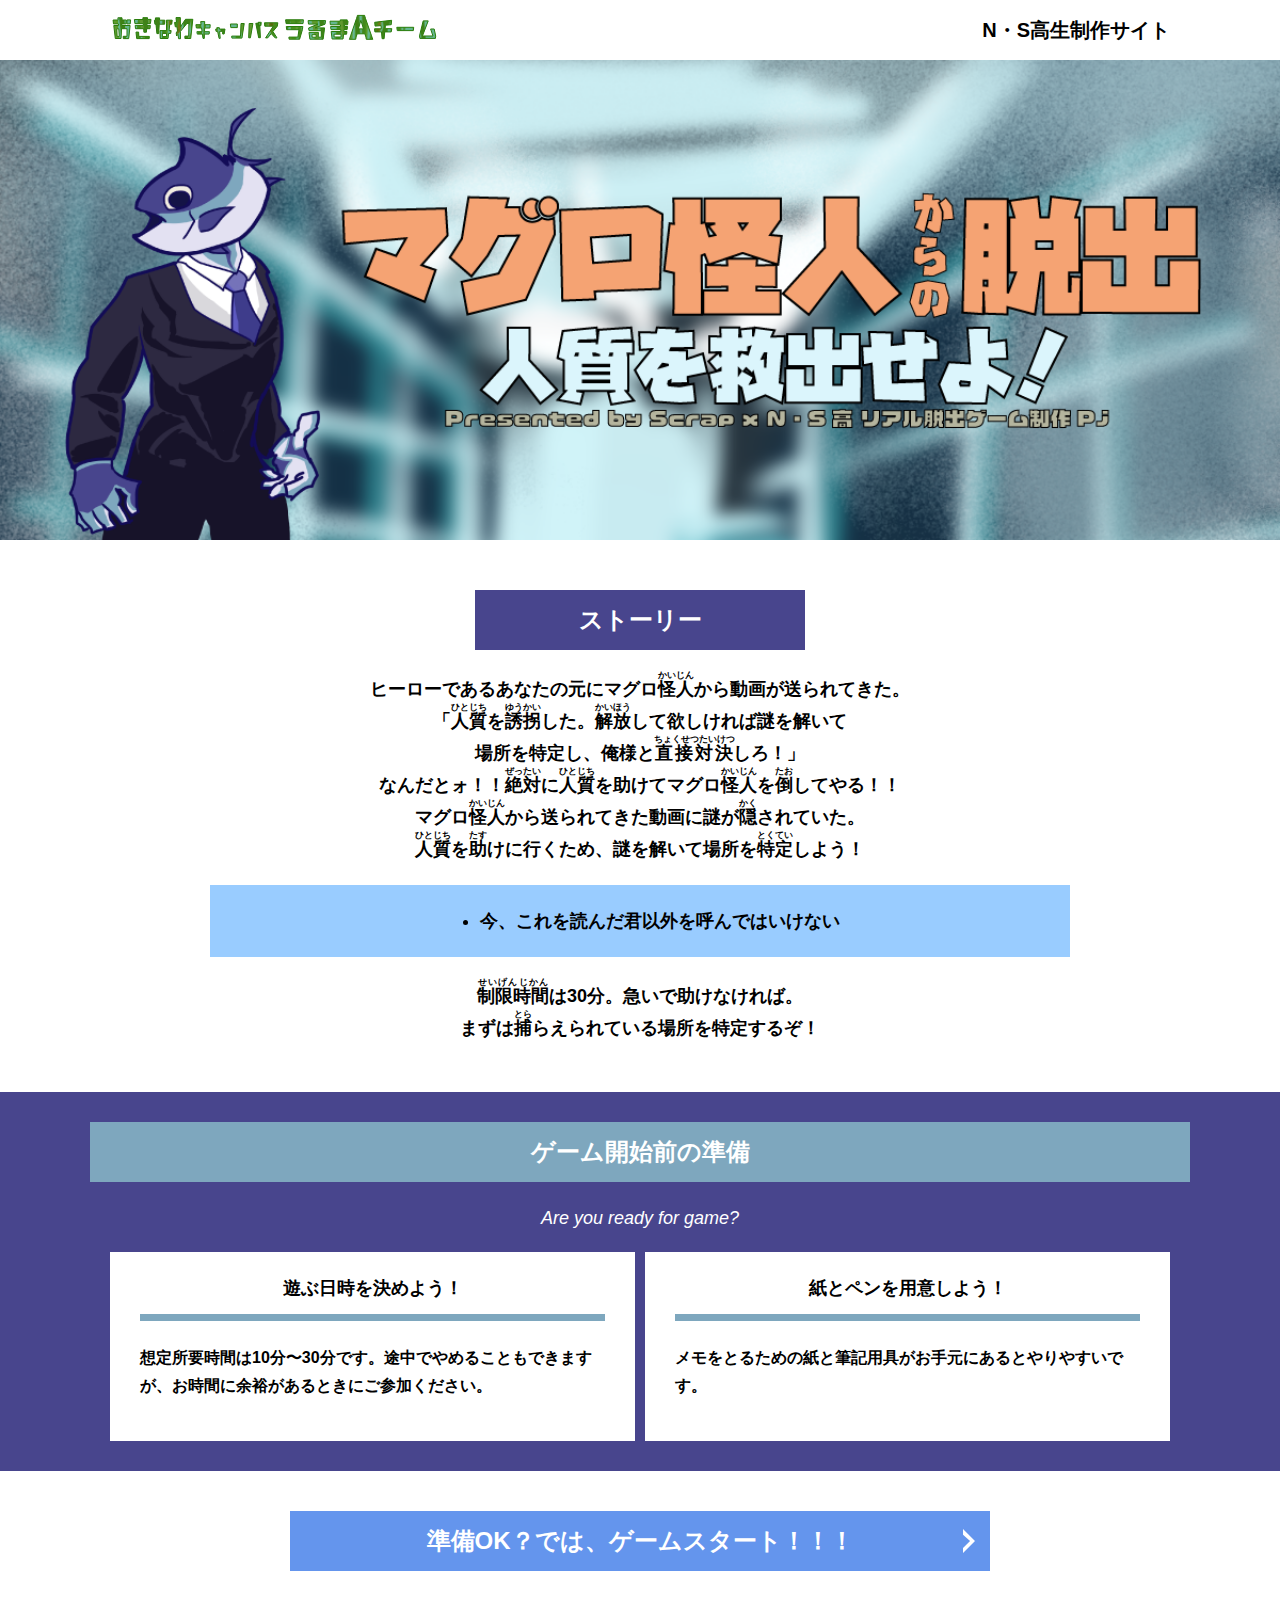
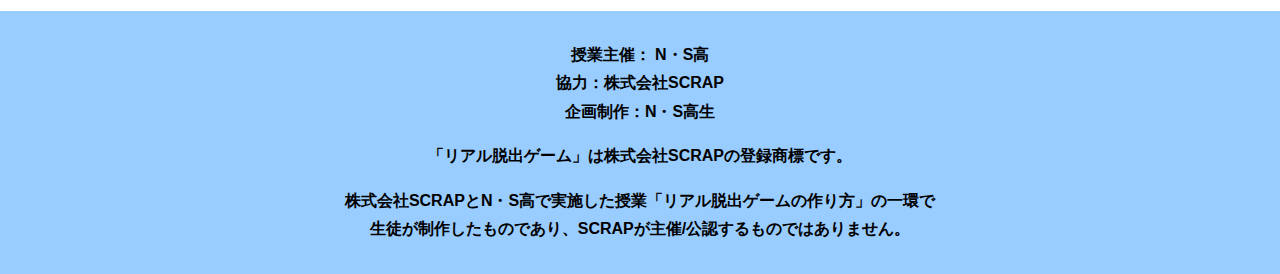
<file: index.html>
<!DOCTYPE html>
<html lang="ja">

<head>
  <meta charset="UTF-8">
  <meta http-equiv="X-UA-Compatible" content="IE=edge">
  <meta name="viewport" content="width=device-width, initial-scale=1.0">
  <title>マグロ怪人からの脱出 │ Project N</title>
  <link rel="stylesheet" href="assets/css/normalize.css">
  <link rel="stylesheet" href="assets/css/style.css">
</head>

<body>
  <svg width="0" height="0" class="hidden">
    <symbol xmlns="http://www.w3.org/2000/svg" viewBox="0 0 12.47 24.94" id="arrow" class="arrow_svg">
      <title>arrow</title>
      <polygon points="0 24.94 0 19.66 7.35 12.47 0 5.92 0 0 12.47 12.47 0 24.94" />
    </symbol>
  </svg>
  <header class="header">
    <div class="container">
      <div class="header__logo"><img src="assets/images/logo.svg" alt="チームロゴ"></div>
      <div class="header__name">N・S高生制作サイト</div>
    </div>
  </header>
  <main class="main index-page">
    <!-- タイトルエリア　ここから -->
    <h1 class="main-title"><img src="assets/images/top-image.png" alt="Presented by SCRAP×N・S高リアル脱出ゲーム制作PJ マグロ怪人からの脱出">
    </h1>
    <!-- タイトルエリア　ここまで -->
    <section class="section section--story">
      <div class="container">
        <h2 class="section-title section-title--keycolor section-title--story">ストーリー</h2>
        <div class="story">
          <p class="text-center">ヒーローであるあなたの元にマグロ<ruby>怪人<rt>かいじん<rt/></ruby>から動画が送られてきた。<br>
            「<ruby>人質<rt>ひとじち</rt></ruby>を<ruby>誘拐<rt>ゆうかい</rt></ruby>した。<ruby>解放<rt>かいほう</rt></ruby>して欲しければ謎を解いて<br>
            場所を特定し、俺様と<ruby>直接対決<rt>ちょくせつたいけつ</rt></ruby>しろ！」<br>
            なんだとォ！！<ruby>絶対<rt>ぜったい</rt></ruby>に<ruby>人質<rt>ひとじち</rt></ruby>を助けてマグロ<ruby>怪人<rt>かいじん</rt></ruby>を<ruby>倒<rt>たお</rt></ruby>してやる！！<br>
            マグロ<ruby>怪人<rt>かいじん</rt></ruby>から送られてきた動画に謎が<ruby>隠<rt>かく</rt></ruby>されていた。<br>
            <ruby>人質<rt>ひとじち</rt></ruby>を<ruby>助<rt>たす</rt></ruby>けに行くため、謎を解いて場所を<ruby>特定<rt>とくてい</rt></ruby>しよう！</p>
          <div class="story__note__outer bg-color--gray">
            <ul class="story__note">
              <li>今、これを読んだ君以外を呼んではいけない</li>
            </ul>
          </div>
          <p class="text-center"><ruby>制限時間<rt>せいげんじかん</rt></ruby>は30分。急いで助けなければ。<br>
            まずは<ruby>捕<rt>とら</rt></ruby>らえられている場所を特定するぞ！</p>
        </div>
      </div>
    </section>
    <section class="section bg-color--keycolor">
      <div class="container">
        <h2 class="section-title">ゲーム開始前の準備</h2>
        <p class="font-eng text-center">Are you ready for game?</p>
        <!--
          class名"row"内のclass名"column"が横並びになります。
          改行する場合は以下のように追加してください。
          <div class="row">
            <div class="column">
              ～ 内容 ～
            </div>
          </div>
        -->
        <div class="row">
          <div class="column">
            <div class="card">
              <h3 class="card__title">遊ぶ日時を決めよう！</h3>
              <p class="card__content">想定所要時間は10分〜30分です。途中でやめることもできますが、お時間に余裕があるときにご参加ください。</p>
            </div>
          </div>
          <div class="column">
            <div class="card">
              <h3 class="card__title">紙とペンを用意しよう！</h3>
              <p class="card__content">メモをとるための紙と筆記用具がお手元にあるとやりやすいです。</p>
            </div>
          </div>
        </div>
      </div>
    </section>

    <section class="section">
      <div class="container">
        <a class="btn" href="main.html">準備OK？では、ゲームスタート！！！<svg class="btn__arrow">
            <use xlink:href="#arrow"></use>
          </svg></a>
      </div>
    </section>
  </main>
  <footer class="footer section bg-color--gray">
    <div class="container">
      <p class="text-center">授業主催： N・S高<br>協力：株式会社SCRAP<br>企画制作：N・S高生</p>
      <p class="text-center">「リアル脱出ゲーム」は株式会社SCRAPの登録商標です。</p>
      <p class="text-center">株式会社SCRAPとN・S高で実施した授業「リアル脱出ゲームの作り方」の一環で<br>生徒が制作したものであり、SCRAPが主催/公認するものではありません。</p>
    </div>
  </footer>
</body>

</html>
</file>
<file: assets/css/style.css>
@charset "UTF-8";
/****************************
 * 共通CSSのテンプレートです。
*****************************/
*,
*::before,
*::after {
  -webkit-box-sizing: border-box;
          box-sizing: border-box;
}

html {
  font-size: 18px;
  -webkit-box-sizing: border-box;
          box-sizing: border-box;
}

body {
  overflow-x: hidden;
  font-family: "游ゴシック体", "Yu Gothic", YuGothic, "ヒラギノ角ゴ Pro", "Hiragino Kaku Gothic Pro", "メイリオ", "Meiryo", sans-serif;
  font-size: 18px;
  line-height: 1.77778;
  font-weight: bold;
  text-decoration: none;
  border: none;
  list-style: none;
  color: #000;
  margin: 0;
  background-color: #fff;
} 

hr{
  margin-top: 25px;
	color: #48458D;
	overflow: visible;
	text-align: center;
}

img {
  width: 100%;
}

figure {
  margin: 0;
}

figcaption {
  margin-top: 30px;
  font-size: 14px;
}

@media screen and (max-width: 767px) {
  figcaption {
    font-size: 13px;
  }
}

input[type=text] {
  font-size: 18px;
  border: none;
  padding: 25px 35px;
  display: block;
  margin: 0 auto;
  max-width: 580px;
  width: 100%;
}

::-webkit-input-placeholder {
  color: #999;
}

:-ms-input-placeholder {
  color: #999;
}

::-ms-input-placeholder {
  color: #999;
}

::placeholder {
  color: #999;
}

button {
  cursor: pointer;
  display: block;
  border: none;
  margin: 0 auto;
  background-color: #6495ED;
  color: #fff;
  width: 287px;
  height: 55px;
}

/*******************
* Layout
*******************/
.section {
  padding-top: 30px;
  padding-bottom: 30px;
}

.section--clear {
  /* ステージクリア画面 */
  position: fixed;
  display: none;
  /* 読み込み時に一瞬表示されるのを防ぐ */
  -webkit-box-pack: center;
      -ms-flex-pack: center;
          justify-content: center;
  -webkit-box-align: center;
      -ms-flex-align: center;
          align-items: center;
  top: 0;
  bottom: 0;
  left: 0;
  right: 0;
  z-index: 200;
}

.section--clear.isClear {
  display: -webkit-box;
  display: -ms-flexbox;
  display: flex;
}

.container {
  width: 1100px;
  padding-left: 20px;
  padding-right: 20px;
  margin: 0 auto;
}

@media screen and (max-width: 1100px) {
  .container {
    width: calc(100% - 40px);
  }
}

.row {
  display: -webkit-box;
  display: -ms-flexbox;
  display: flex;
  -ms-flex-line-pack: stretch;
      align-content: stretch;
  gap: 10px;
}

.row + .row {
  margin-top: 20px;
}

.column {
  width: 100%;
}

.card {
  background-color: #fff;
  margin-bottom: 20px;
  height: 100%;
}

.card__title {
  font-size: 18px;
  text-align: center;
  margin: 0;
  padding: 20px 10px;
  position: relative;
  cursor: pointer;
}

.card__content {
  -webkit-transition: all 0.3s;
  transition: all 0.3s;
  font-size: 16px;
  padding: 20px 30px;
  margin: 0;
  position: relative;
}

.card__content::before {
  display: block;
  content: '';
  width: calc(100% - 60px);
  height: 7px;
  background-color: #7EA7BE;
  position: absolute;
  top: -10px;
  left: 30px;
}

.hint-page .card {
  height: auto;
}

.hint-page .card__content {
  display: none;
  text-align: center;
}

.hint-page .card__arrow {
  position: absolute;
  top: calc(50% - 12px);
  right: 45px;
  -webkit-transform: rotate(90deg);
          transform: rotate(90deg);
  -webkit-transition: all 0.3s;
  transition: all 0.3s;
  fill: #009245;
  width: 12px;
  height: 24px;
}

.hint-page .card.is-open .card__content {
  display: block;
}

.hint-page .card.is-open .card__arrow {
  -webkit-transform: rotate(-90deg);
          transform: rotate(-90deg);
}

.box {
  padding: 35px 30px;
}

.img_container {
  width: 100%;
}

.video_wrapper {
  position: relative;
  width: 100%;
  padding-bottom: 56.25%;
  height: 0;
}

.video_wrapper video {
  position: absolute;
  top: 0;
  left: 0;
  width: 100%;
  height: 100%;
}


/*********************
* Color
*********************/
.bg-color--keycolor {
  background-color: #48458D;
}

.bg-color--subcolor {
  background-color: #7EA7BE;
}

.bg-color--gray {
  background-color: #99CCFF;
}

/*********************
* title
**********************/
.main-title {
  margin: 0;
}

.sub-title {
  text-align: center;
  font-size: 18px;
  line-height: 1.66667;
}

.sub-title__bg {
  background-color: #fcee21;
  padding-left: 1rem;
  padding-right: 1rem;
}

.section-title {
  font-size: 24px;
  line-height: 1.75;
  text-align: center;
  padding: 9px 20px;
  background-color: #7EA7BE;
  margin: 0 -20px 20px -20px;
  color: #fff;
}

.section-title__stage {
  display: inline-block;
  margin-right: 2rem;
}

.section-title--keycolorlight {
  background-color: 7EA7BE;
}

.section-title--keycolorlight .section-title__stage {
  color: #fff;
}

.section-title--keycolor {
  background-color: #48458D;
}

.section-title--story {
  width: 330px;
  margin: 0 auto 20px;
}

.section-title--border {
  position: relative;
  font-size: 30px;
  text-align: center;
  line-height: 1.06667;
  margin: 0;
  padding-bottom: 15px;
  color: #fff;
}

.section-title--border::after {
  position: absolute;
  bottom: 0;
  left: calc(50% - 95px);
  display: block;
  content: '';
  background-color: #fff;
  height: 2.6px;
  width: 190px;
}

/******************
* text
******************/
.font-eng {
  font-style: italic;
  font-weight: normal;
  color: #fff;
}

/*************************
* Button
*************************/
.btn {
  display: block;
  text-decoration: none;
  cursor: pointer;
  background-color: #6495ED;
  color: #fff;
  font-size: 24px;
  line-height: 1.54167;
  text-align: center;
  padding: 11.5px;
  width: calc(100% - 40px);
  max-width: 700px;
  margin: 10px auto;
  position: relative;
}

.btn:hover {
  opacity: 0.7;
}

.btn__arrow {
  position: absolute;
  top: calc(50% - 12px);
  right: 15px;
  fill: #fff;
  width: 12px;
  height: 24px;
}

/****************
* header
*****************/
.header {
  background-color: #fff;
  height: 60px;
}

.header .container {
  display: -webkit-box;
  display: -ms-flexbox;
  display: flex;
  -webkit-box-pack: justify;
      -ms-flex-pack: justify;
          justify-content: space-between;
  -webkit-box-align: center;
      -ms-flex-align: center;
          align-items: center;
  height: 100%;
}

.header__logo {
  width: 330px;
  height: 42px;
}

.header__name {
  font-size: 20px;
  line-height: 1.1;
}

.footer {
  font-size: 16px;
}

.footer p:first-child {
  margin-top: 0;
}

.footer p:last-child {
  margin-bottom: 0;
}

/********************
* main
********************/
.story__note {
  margin: 0;
}

.story__note__outer {
  width: 860px;
  display: -webkit-box;
  display: -ms-flexbox;
  display: flex;
  padding: 20px;
  margin: 20px auto;
  -webkit-box-pack: center;
      -ms-flex-pack: center;
          justify-content: center;
}

@media screen and (max-width: 940px) {
  .story__note__outer {
    width: 100%;
  }
}

.stage-column__container + .stage-column__container {
  border-top: 2px solid #fff;
}

.answer {
  font-size: 18px;
  margin-bottom: 20px;
  line-height: 80px;
  word-spacing: 20px;
}

.err-message {
  color: #DDFFFF;
  font-size: 18px;
  text-align: center;
}

.link-hint {
  text-align: center;
  display: block;
  margin-top: 20px;
  color: #fff;
}

.clear-message {
  background-color: #fff;
  padding: 30px 30px 60px;
  position: relative;
}

.clear-message__title {
  position: relative;
  display: block;
  text-align: center;
  color: #48458D;
  font-size: 30px;
  padding-bottom: 10px;
  margin-bottom: 35px;
}

.clear-message__title::after {
  content: '';
  position: absolute;
  display: block;
  width: 183px;
  height: 2px;
  background-color: #fff;
  bottom: 0;
  left: calc(50% - (183px/2));
}

.clear-message__content {
  text-align: center;
  padding-bottom: 10px;
}

.clear-message__btn {
  position: absolute;
  bottom: -30px;
  left: calc(50% - 144px);
  width: 288px;
  margin: 0;
}



/********************
* Utility
********************/
.text-center {
  text-align: center;
}

.text-left {
  text-align: left;
}

.text-right {
  text-align: right;
}

.hidden {
  display: none;
}

.maguro {
 color: #48458D;
 font-size: 30px;
 text-align: center;
}


/*# sourceMappingURL=style.css.map */
</file>
